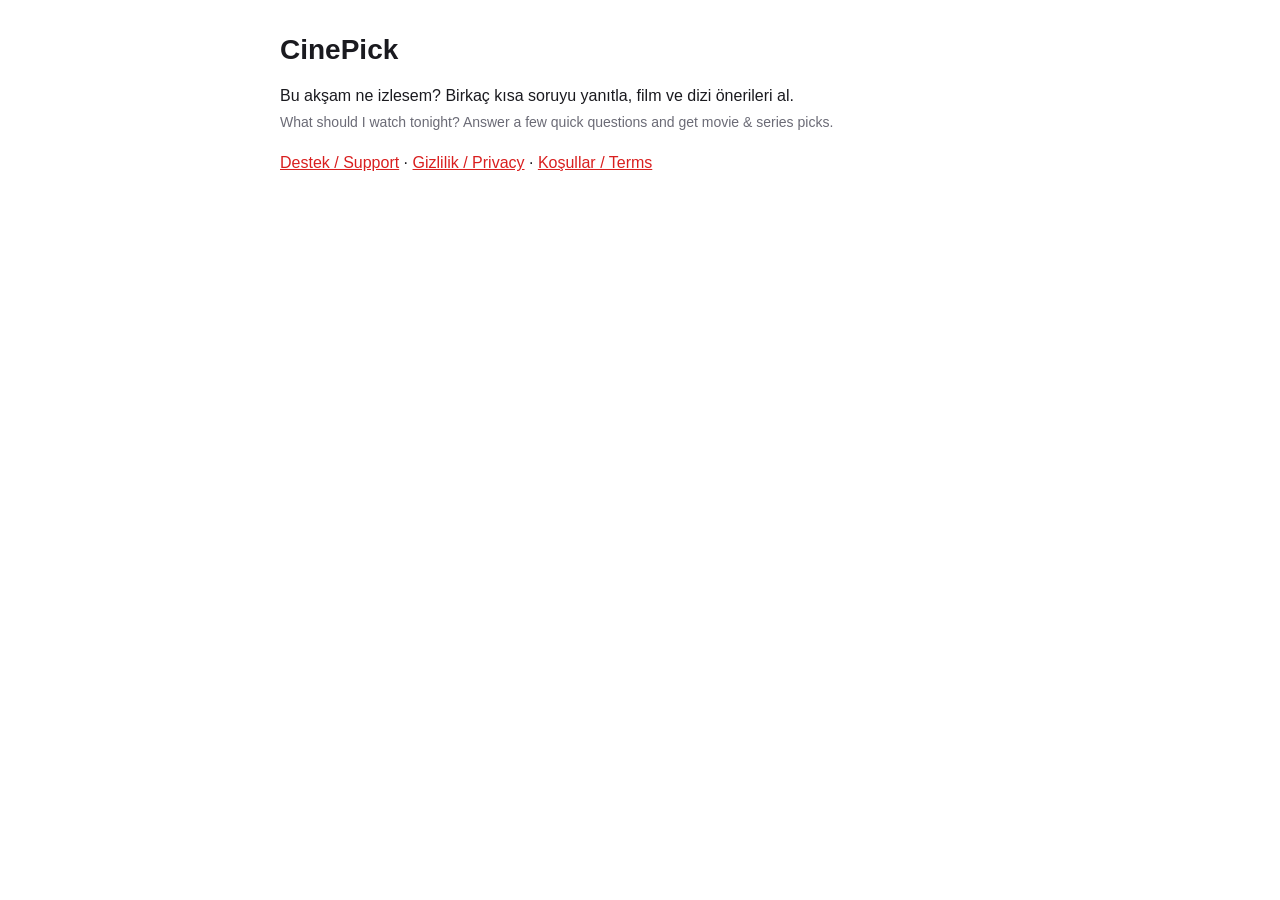
<file: index.html>
<!doctype html>
<html lang="tr">
<head>
  <meta charset="utf-8">
  <meta name="viewport" content="width=device-width, initial-scale=1">
  <title>CinePick</title>
  <link rel="stylesheet" href="style.css">
</head>
<body>
  <main>
    <h1>CinePick</h1>
    <p>Bu akşam ne izlesem? Birkaç kısa soruyu yanıtla, film ve dizi önerileri al.<br>
      <span class="muted">What should I watch tonight? Answer a few quick questions and get movie &amp; series picks.</span></p>
    <p><a href="support.html">Destek / Support</a> · <a href="privacy.html">Gizlilik / Privacy</a> · <a href="terms.html">Koşullar / Terms</a></p>
  </main>
</body>
</html>
</file>
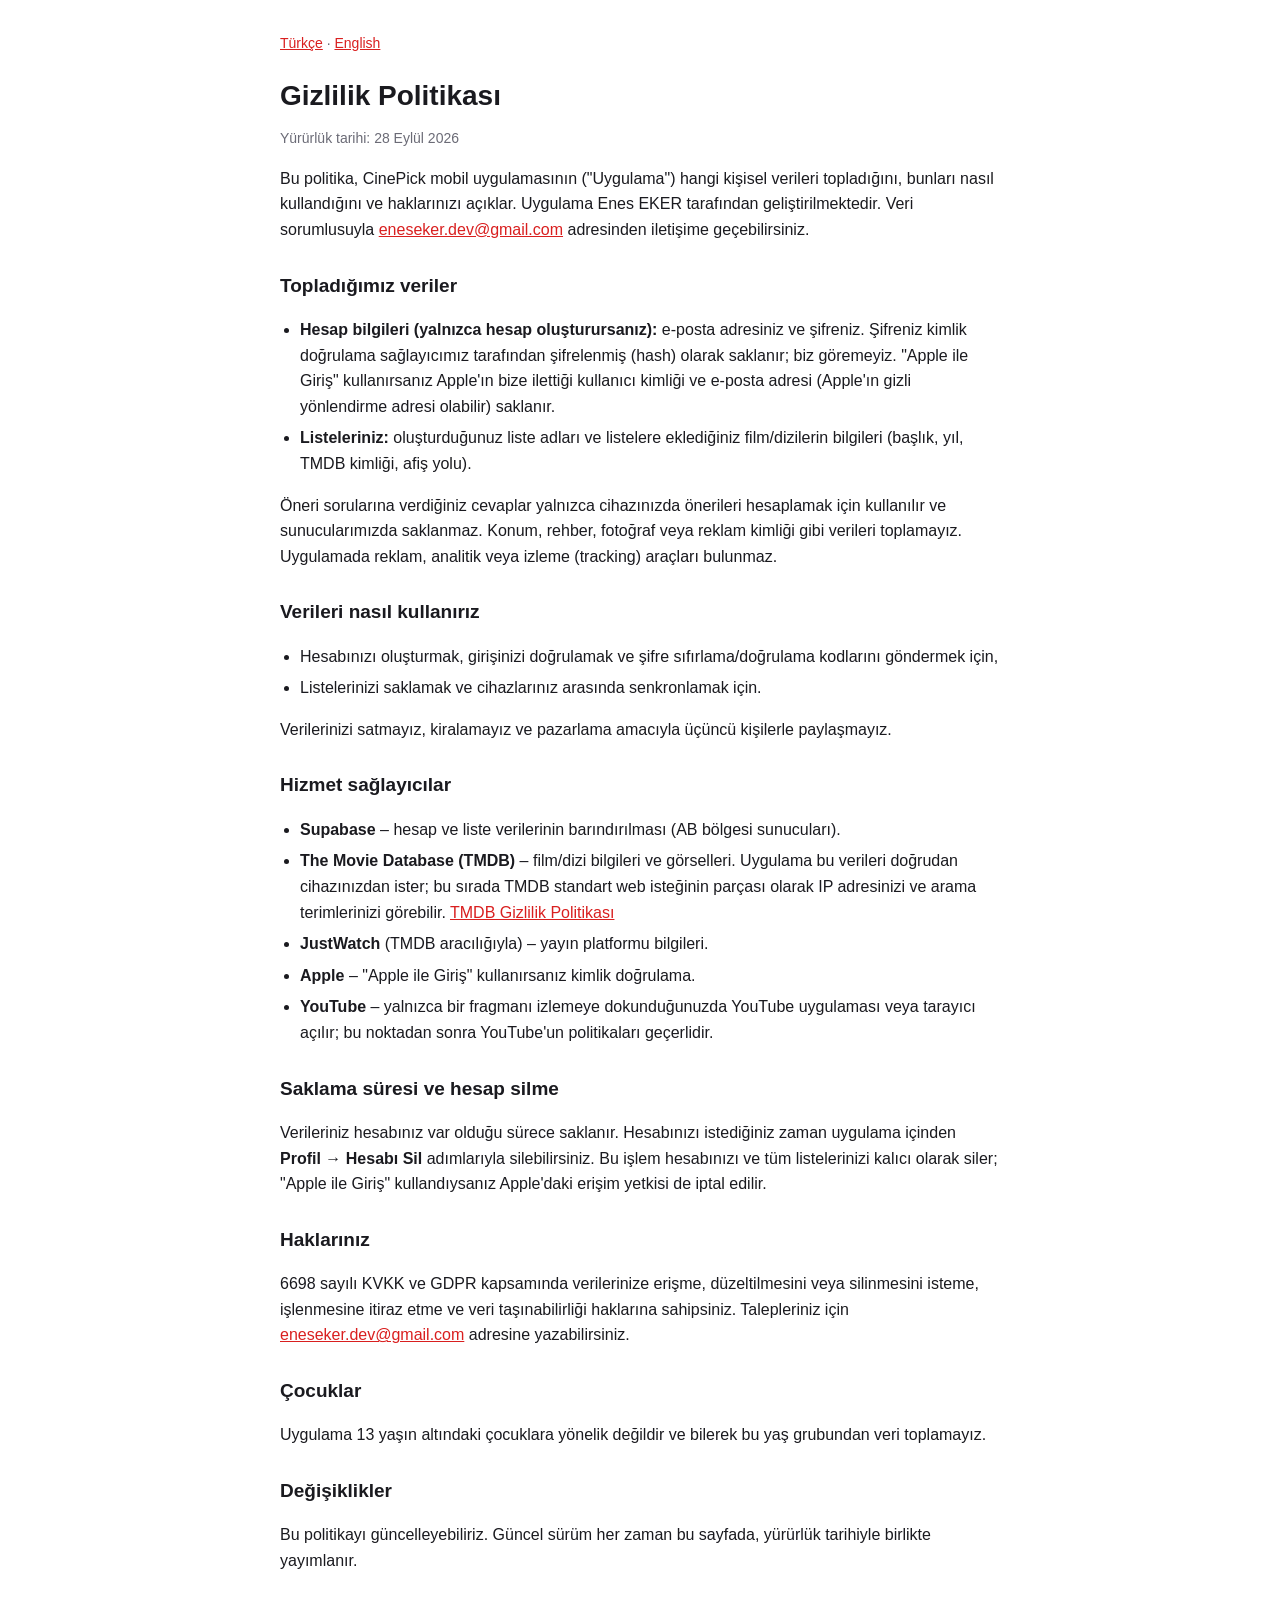
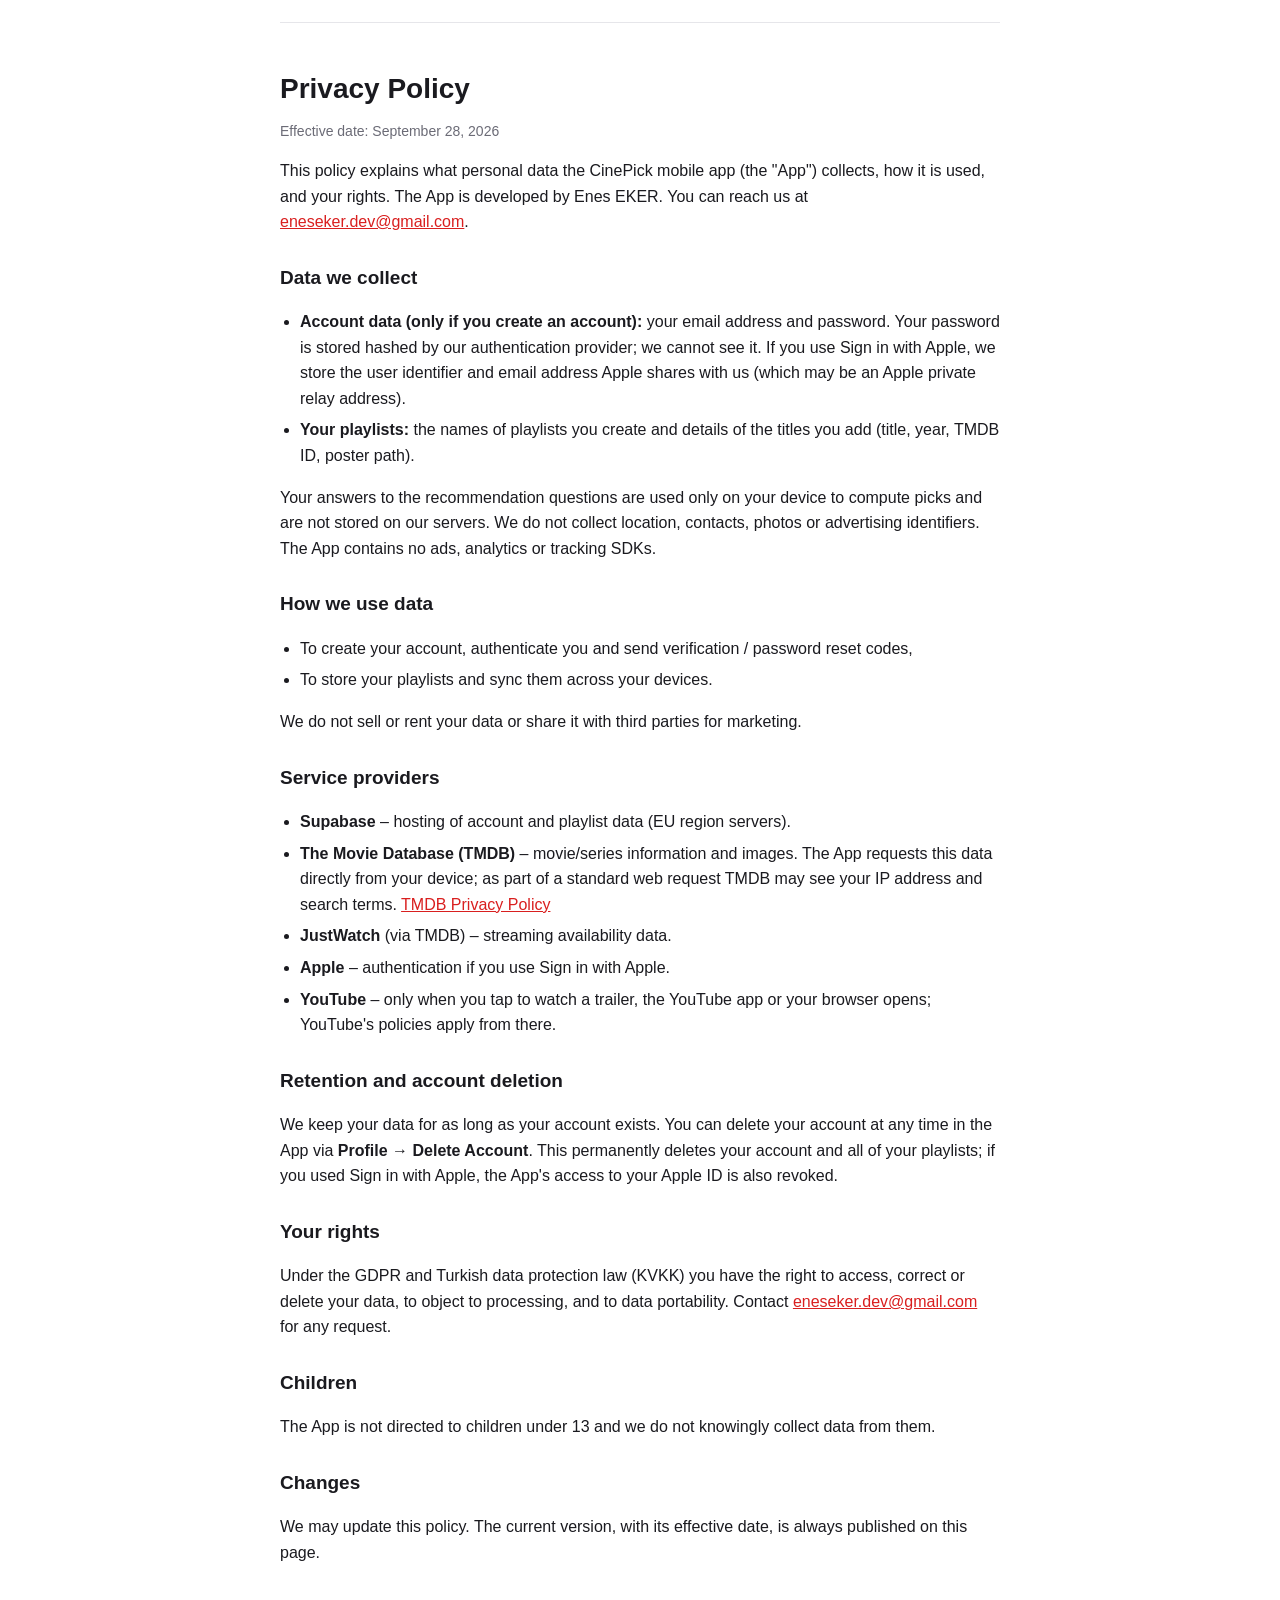
<file: privacy.html>
<!doctype html>
<html lang="tr">
<head>
  <meta charset="utf-8">
  <meta name="viewport" content="width=device-width, initial-scale=1">
  <title>CinePick – Gizlilik Politikası / Privacy Policy</title>
  <link rel="stylesheet" href="style.css">
</head>
<body>
  <main>
    <nav class="lang"><a href="#tr">Türkçe</a> · <a href="#en">English</a></nav>

    <section id="tr" lang="tr">
      <h1>Gizlilik Politikası</h1>
      <p class="muted">Yürürlük tarihi: 28 Eylül 2026</p>

      <p>Bu politika, CinePick mobil uygulamasının ("Uygulama") hangi kişisel verileri topladığını, bunları nasıl kullandığını ve haklarınızı açıklar. Uygulama Enes EKER tarafından geliştirilmektedir. Veri sorumlusuyla <a href="mailto:eneseker.dev@gmail.com">eneseker.dev@gmail.com</a> adresinden iletişime geçebilirsiniz.</p>

      <h2>Topladığımız veriler</h2>
      <ul>
        <li><strong>Hesap bilgileri (yalnızca hesap oluşturursanız):</strong> e-posta adresiniz ve şifreniz. Şifreniz kimlik doğrulama sağlayıcımız tarafından şifrelenmiş (hash) olarak saklanır; biz göremeyiz. "Apple ile Giriş" kullanırsanız Apple'ın bize ilettiği kullanıcı kimliği ve e-posta adresi (Apple'ın gizli yönlendirme adresi olabilir) saklanır.</li>
        <li><strong>Listeleriniz:</strong> oluşturduğunuz liste adları ve listelere eklediğiniz film/dizilerin bilgileri (başlık, yıl, TMDB kimliği, afiş yolu).</li>
      </ul>
      <p>Öneri sorularına verdiğiniz cevaplar yalnızca cihazınızda önerileri hesaplamak için kullanılır ve sunucularımızda saklanmaz. Konum, rehber, fotoğraf veya reklam kimliği gibi verileri toplamayız. Uygulamada reklam, analitik veya izleme (tracking) araçları bulunmaz.</p>

      <h2>Verileri nasıl kullanırız</h2>
      <ul>
        <li>Hesabınızı oluşturmak, girişinizi doğrulamak ve şifre sıfırlama/doğrulama kodlarını göndermek için,</li>
        <li>Listelerinizi saklamak ve cihazlarınız arasında senkronlamak için.</li>
      </ul>
      <p>Verilerinizi satmayız, kiralamayız ve pazarlama amacıyla üçüncü kişilerle paylaşmayız.</p>

      <h2>Hizmet sağlayıcılar</h2>
      <ul>
        <li><strong>Supabase</strong> – hesap ve liste verilerinin barındırılması (AB bölgesi sunucuları).</li>
        <li><strong>The Movie Database (TMDB)</strong> – film/dizi bilgileri ve görselleri. Uygulama bu verileri doğrudan cihazınızdan ister; bu sırada TMDB standart web isteğinin parçası olarak IP adresinizi ve arama terimlerinizi görebilir. <a href="https://www.themoviedb.org/privacy-policy">TMDB Gizlilik Politikası</a></li>
        <li><strong>JustWatch</strong> (TMDB aracılığıyla) – yayın platformu bilgileri.</li>
        <li><strong>Apple</strong> – "Apple ile Giriş" kullanırsanız kimlik doğrulama.</li>
        <li><strong>YouTube</strong> – yalnızca bir fragmanı izlemeye dokunduğunuzda YouTube uygulaması veya tarayıcı açılır; bu noktadan sonra YouTube'un politikaları geçerlidir.</li>
      </ul>

      <h2>Saklama süresi ve hesap silme</h2>
      <p>Verileriniz hesabınız var olduğu sürece saklanır. Hesabınızı istediğiniz zaman uygulama içinden <strong>Profil → Hesabı Sil</strong> adımlarıyla silebilirsiniz. Bu işlem hesabınızı ve tüm listelerinizi kalıcı olarak siler; "Apple ile Giriş" kullandıysanız Apple'daki erişim yetkisi de iptal edilir.</p>

      <h2>Haklarınız</h2>
      <p>6698 sayılı KVKK ve GDPR kapsamında verilerinize erişme, düzeltilmesini veya silinmesini isteme, işlenmesine itiraz etme ve veri taşınabilirliği haklarına sahipsiniz. Talepleriniz için <a href="mailto:eneseker.dev@gmail.com">eneseker.dev@gmail.com</a> adresine yazabilirsiniz.</p>

      <h2>Çocuklar</h2>
      <p>Uygulama 13 yaşın altındaki çocuklara yönelik değildir ve bilerek bu yaş grubundan veri toplamayız.</p>

      <h2>Değişiklikler</h2>
      <p>Bu politikayı güncelleyebiliriz. Güncel sürüm her zaman bu sayfada, yürürlük tarihiyle birlikte yayımlanır.</p>
    </section>

    <hr>

    <section id="en" lang="en">
      <h1>Privacy Policy</h1>
      <p class="muted">Effective date: September 28, 2026</p>

      <p>This policy explains what personal data the CinePick mobile app (the "App") collects, how it is used, and your rights. The App is developed by Enes EKER. You can reach us at <a href="mailto:eneseker.dev@gmail.com">eneseker.dev@gmail.com</a>.</p>

      <h2>Data we collect</h2>
      <ul>
        <li><strong>Account data (only if you create an account):</strong> your email address and password. Your password is stored hashed by our authentication provider; we cannot see it. If you use Sign in with Apple, we store the user identifier and email address Apple shares with us (which may be an Apple private relay address).</li>
        <li><strong>Your playlists:</strong> the names of playlists you create and details of the titles you add (title, year, TMDB ID, poster path).</li>
      </ul>
      <p>Your answers to the recommendation questions are used only on your device to compute picks and are not stored on our servers. We do not collect location, contacts, photos or advertising identifiers. The App contains no ads, analytics or tracking SDKs.</p>

      <h2>How we use data</h2>
      <ul>
        <li>To create your account, authenticate you and send verification / password reset codes,</li>
        <li>To store your playlists and sync them across your devices.</li>
      </ul>
      <p>We do not sell or rent your data or share it with third parties for marketing.</p>

      <h2>Service providers</h2>
      <ul>
        <li><strong>Supabase</strong> – hosting of account and playlist data (EU region servers).</li>
        <li><strong>The Movie Database (TMDB)</strong> – movie/series information and images. The App requests this data directly from your device; as part of a standard web request TMDB may see your IP address and search terms. <a href="https://www.themoviedb.org/privacy-policy">TMDB Privacy Policy</a></li>
        <li><strong>JustWatch</strong> (via TMDB) – streaming availability data.</li>
        <li><strong>Apple</strong> – authentication if you use Sign in with Apple.</li>
        <li><strong>YouTube</strong> – only when you tap to watch a trailer, the YouTube app or your browser opens; YouTube's policies apply from there.</li>
      </ul>

      <h2>Retention and account deletion</h2>
      <p>We keep your data for as long as your account exists. You can delete your account at any time in the App via <strong>Profile → Delete Account</strong>. This permanently deletes your account and all of your playlists; if you used Sign in with Apple, the App's access to your Apple ID is also revoked.</p>

      <h2>Your rights</h2>
      <p>Under the GDPR and Turkish data protection law (KVKK) you have the right to access, correct or delete your data, to object to processing, and to data portability. Contact <a href="mailto:eneseker.dev@gmail.com">eneseker.dev@gmail.com</a> for any request.</p>

      <h2>Children</h2>
      <p>The App is not directed to children under 13 and we do not knowingly collect data from them.</p>

      <h2>Changes</h2>
      <p>We may update this policy. The current version, with its effective date, is always published on this page.</p>
    </section>
  </main>
</body>
</html>
</file>
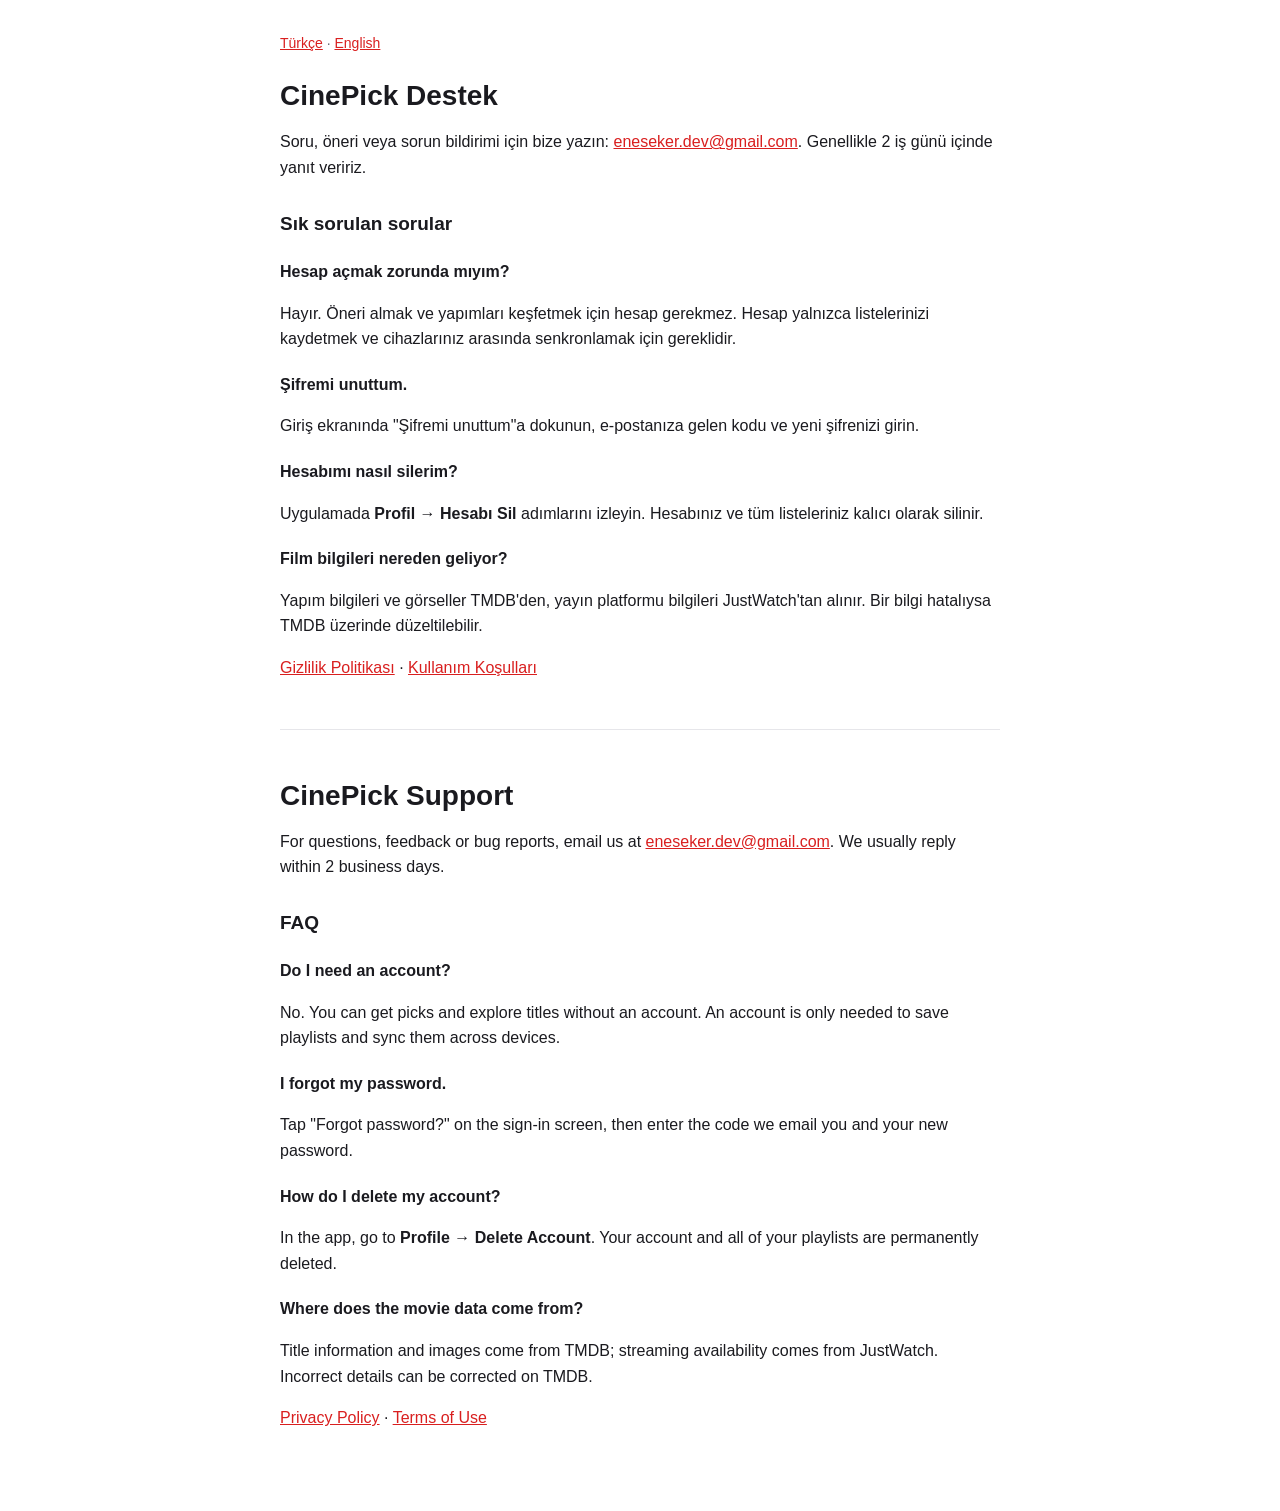
<file: support.html>
<!doctype html>
<html lang="tr">
<head>
  <meta charset="utf-8">
  <meta name="viewport" content="width=device-width, initial-scale=1">
  <title>CinePick – Destek / Support</title>
  <link rel="stylesheet" href="style.css">
</head>
<body>
  <main>
    <nav class="lang"><a href="#tr">Türkçe</a> · <a href="#en">English</a></nav>

    <section id="tr" lang="tr">
      <h1>CinePick Destek</h1>
      <p>Soru, öneri veya sorun bildirimi için bize yazın: <a href="mailto:eneseker.dev@gmail.com">eneseker.dev@gmail.com</a>. Genellikle 2 iş günü içinde yanıt veririz.</p>

      <h2>Sık sorulan sorular</h2>
      <h3>Hesap açmak zorunda mıyım?</h3>
      <p>Hayır. Öneri almak ve yapımları keşfetmek için hesap gerekmez. Hesap yalnızca listelerinizi kaydetmek ve cihazlarınız arasında senkronlamak için gereklidir.</p>
      <h3>Şifremi unuttum.</h3>
      <p>Giriş ekranında "Şifremi unuttum"a dokunun, e-postanıza gelen kodu ve yeni şifrenizi girin.</p>
      <h3>Hesabımı nasıl silerim?</h3>
      <p>Uygulamada <strong>Profil → Hesabı Sil</strong> adımlarını izleyin. Hesabınız ve tüm listeleriniz kalıcı olarak silinir.</p>
      <h3>Film bilgileri nereden geliyor?</h3>
      <p>Yapım bilgileri ve görseller TMDB'den, yayın platformu bilgileri JustWatch'tan alınır. Bir bilgi hatalıysa TMDB üzerinde düzeltilebilir.</p>
      <p><a href="privacy.html#tr">Gizlilik Politikası</a> · <a href="terms.html#tr">Kullanım Koşulları</a></p>
    </section>

    <hr>

    <section id="en" lang="en">
      <h1>CinePick Support</h1>
      <p>For questions, feedback or bug reports, email us at <a href="mailto:eneseker.dev@gmail.com">eneseker.dev@gmail.com</a>. We usually reply within 2 business days.</p>

      <h2>FAQ</h2>
      <h3>Do I need an account?</h3>
      <p>No. You can get picks and explore titles without an account. An account is only needed to save playlists and sync them across devices.</p>
      <h3>I forgot my password.</h3>
      <p>Tap "Forgot password?" on the sign-in screen, then enter the code we email you and your new password.</p>
      <h3>How do I delete my account?</h3>
      <p>In the app, go to <strong>Profile → Delete Account</strong>. Your account and all of your playlists are permanently deleted.</p>
      <h3>Where does the movie data come from?</h3>
      <p>Title information and images come from TMDB; streaming availability comes from JustWatch. Incorrect details can be corrected on TMDB.</p>
      <p><a href="privacy.html#en">Privacy Policy</a> · <a href="terms.html#en">Terms of Use</a></p>
    </section>
  </main>
</body>
</html>
</file>
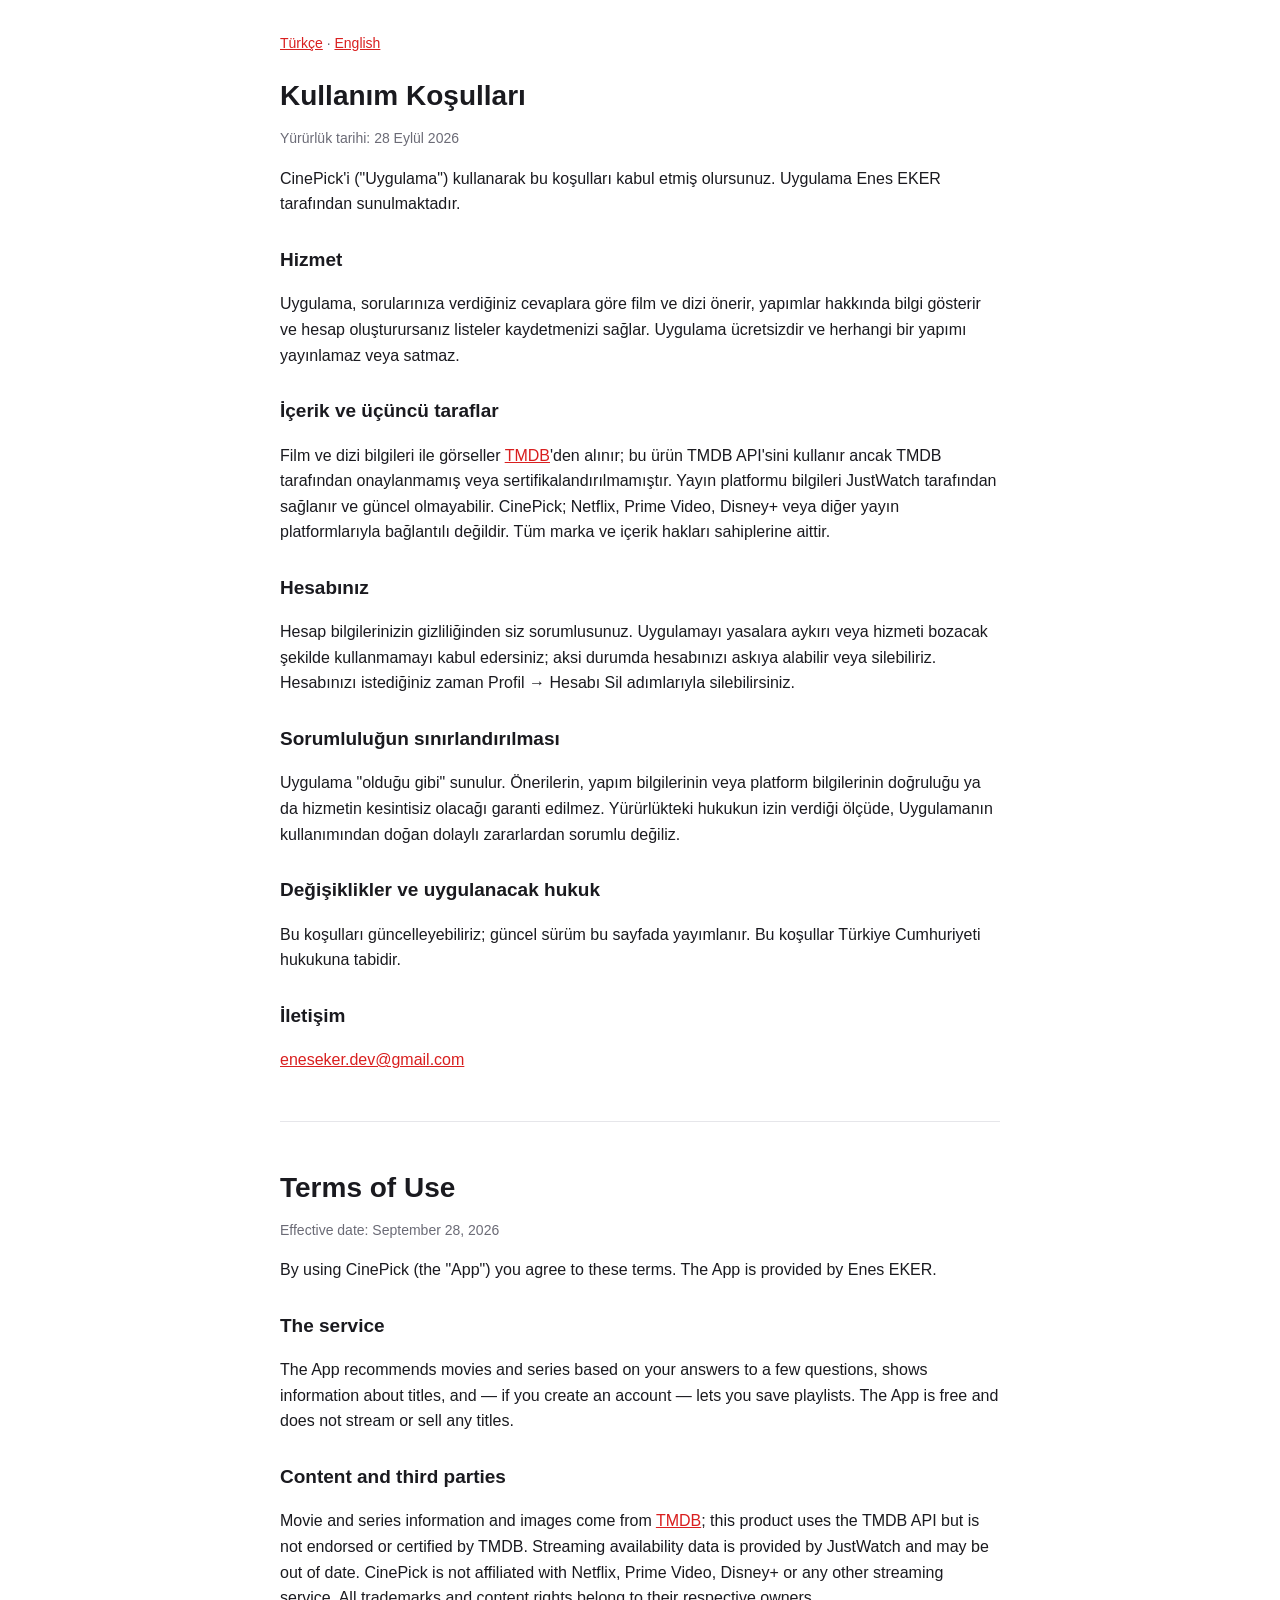
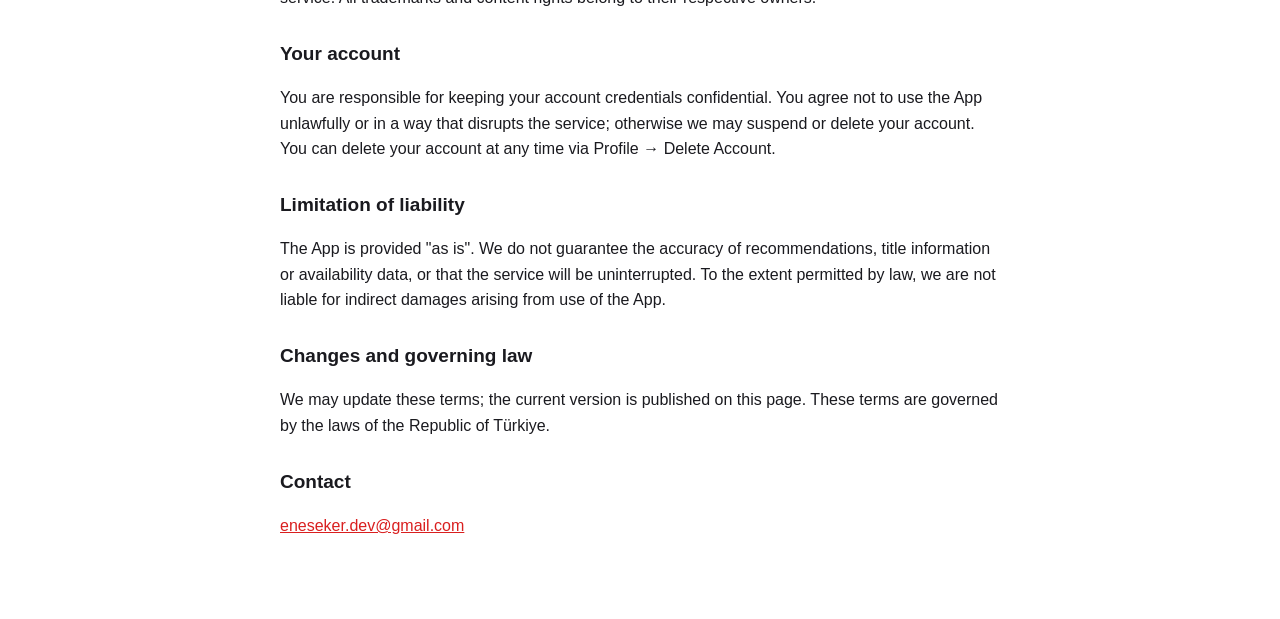
<file: terms.html>
<!doctype html>
<html lang="tr">
<head>
  <meta charset="utf-8">
  <meta name="viewport" content="width=device-width, initial-scale=1">
  <title>CinePick – Kullanım Koşulları / Terms of Use</title>
  <link rel="stylesheet" href="style.css">
</head>
<body>
  <main>
    <nav class="lang"><a href="#tr">Türkçe</a> · <a href="#en">English</a></nav>

    <section id="tr" lang="tr">
      <h1>Kullanım Koşulları</h1>
      <p class="muted">Yürürlük tarihi: 28 Eylül 2026</p>

      <p>CinePick'i ("Uygulama") kullanarak bu koşulları kabul etmiş olursunuz. Uygulama Enes EKER tarafından sunulmaktadır.</p>

      <h2>Hizmet</h2>
      <p>Uygulama, sorularınıza verdiğiniz cevaplara göre film ve dizi önerir, yapımlar hakkında bilgi gösterir ve hesap oluşturursanız listeler kaydetmenizi sağlar. Uygulama ücretsizdir ve herhangi bir yapımı yayınlamaz veya satmaz.</p>

      <h2>İçerik ve üçüncü taraflar</h2>
      <p>Film ve dizi bilgileri ile görseller <a href="https://www.themoviedb.org">TMDB</a>'den alınır; bu ürün TMDB API'sini kullanır ancak TMDB tarafından onaylanmamış veya sertifikalandırılmamıştır. Yayın platformu bilgileri JustWatch tarafından sağlanır ve güncel olmayabilir. CinePick; Netflix, Prime Video, Disney+ veya diğer yayın platformlarıyla bağlantılı değildir. Tüm marka ve içerik hakları sahiplerine aittir.</p>

      <h2>Hesabınız</h2>
      <p>Hesap bilgilerinizin gizliliğinden siz sorumlusunuz. Uygulamayı yasalara aykırı veya hizmeti bozacak şekilde kullanmamayı kabul edersiniz; aksi durumda hesabınızı askıya alabilir veya silebiliriz. Hesabınızı istediğiniz zaman Profil → Hesabı Sil adımlarıyla silebilirsiniz.</p>

      <h2>Sorumluluğun sınırlandırılması</h2>
      <p>Uygulama "olduğu gibi" sunulur. Önerilerin, yapım bilgilerinin veya platform bilgilerinin doğruluğu ya da hizmetin kesintisiz olacağı garanti edilmez. Yürürlükteki hukukun izin verdiği ölçüde, Uygulamanın kullanımından doğan dolaylı zararlardan sorumlu değiliz.</p>

      <h2>Değişiklikler ve uygulanacak hukuk</h2>
      <p>Bu koşulları güncelleyebiliriz; güncel sürüm bu sayfada yayımlanır. Bu koşullar Türkiye Cumhuriyeti hukukuna tabidir.</p>

      <h2>İletişim</h2>
      <p><a href="mailto:eneseker.dev@gmail.com">eneseker.dev@gmail.com</a></p>
    </section>

    <hr>

    <section id="en" lang="en">
      <h1>Terms of Use</h1>
      <p class="muted">Effective date: September 28, 2026</p>

      <p>By using CinePick (the "App") you agree to these terms. The App is provided by Enes EKER.</p>

      <h2>The service</h2>
      <p>The App recommends movies and series based on your answers to a few questions, shows information about titles, and — if you create an account — lets you save playlists. The App is free and does not stream or sell any titles.</p>

      <h2>Content and third parties</h2>
      <p>Movie and series information and images come from <a href="https://www.themoviedb.org">TMDB</a>; this product uses the TMDB API but is not endorsed or certified by TMDB. Streaming availability data is provided by JustWatch and may be out of date. CinePick is not affiliated with Netflix, Prime Video, Disney+ or any other streaming service. All trademarks and content rights belong to their respective owners.</p>

      <h2>Your account</h2>
      <p>You are responsible for keeping your account credentials confidential. You agree not to use the App unlawfully or in a way that disrupts the service; otherwise we may suspend or delete your account. You can delete your account at any time via Profile → Delete Account.</p>

      <h2>Limitation of liability</h2>
      <p>The App is provided "as is". We do not guarantee the accuracy of recommendations, title information or availability data, or that the service will be uninterrupted. To the extent permitted by law, we are not liable for indirect damages arising from use of the App.</p>

      <h2>Changes and governing law</h2>
      <p>We may update these terms; the current version is published on this page. These terms are governed by the laws of the Republic of Türkiye.</p>

      <h2>Contact</h2>
      <p><a href="mailto:eneseker.dev@gmail.com">eneseker.dev@gmail.com</a></p>
    </section>
  </main>
</body>
</html>
</file>
<file: style.css>
:root {
  --bg: #ffffff;
  --text: #1a1a1f;
  --muted: #6b6b76;
  --link: #d91f1f;
  --rule: #e6e6ea;
}

@media (prefers-color-scheme: dark) {
  :root {
    --bg: #07090f;
    --text: #f2f2f5;
    --muted: #9a9aa6;
    --link: #ff5c5c;
    --rule: #22242c;
  }
}

body {
  margin: 0;
  background: var(--bg);
  color: var(--text);
  font: 16px/1.6 -apple-system, BlinkMacSystemFont, "Segoe UI", Roboto, sans-serif;
}

main {
  max-width: 720px;
  margin: 0 auto;
  padding: 32px 16px 64px;
}

h1 { font-size: 28px; line-height: 1.25; margin: 0 0 8px; }
h2 { font-size: 19px; margin: 28px 0 8px; }
h3 { font-size: 16px; margin: 20px 0 4px; }
a { color: var(--link); }
ul { padding-left: 20px; }
li { margin-bottom: 6px; }
hr { border: 0; border-top: 1px solid var(--rule); margin: 48px 0; }
.muted { color: var(--muted); font-size: 14px; }
.lang { font-size: 14px; margin-bottom: 24px; color: var(--muted); }
</file>
